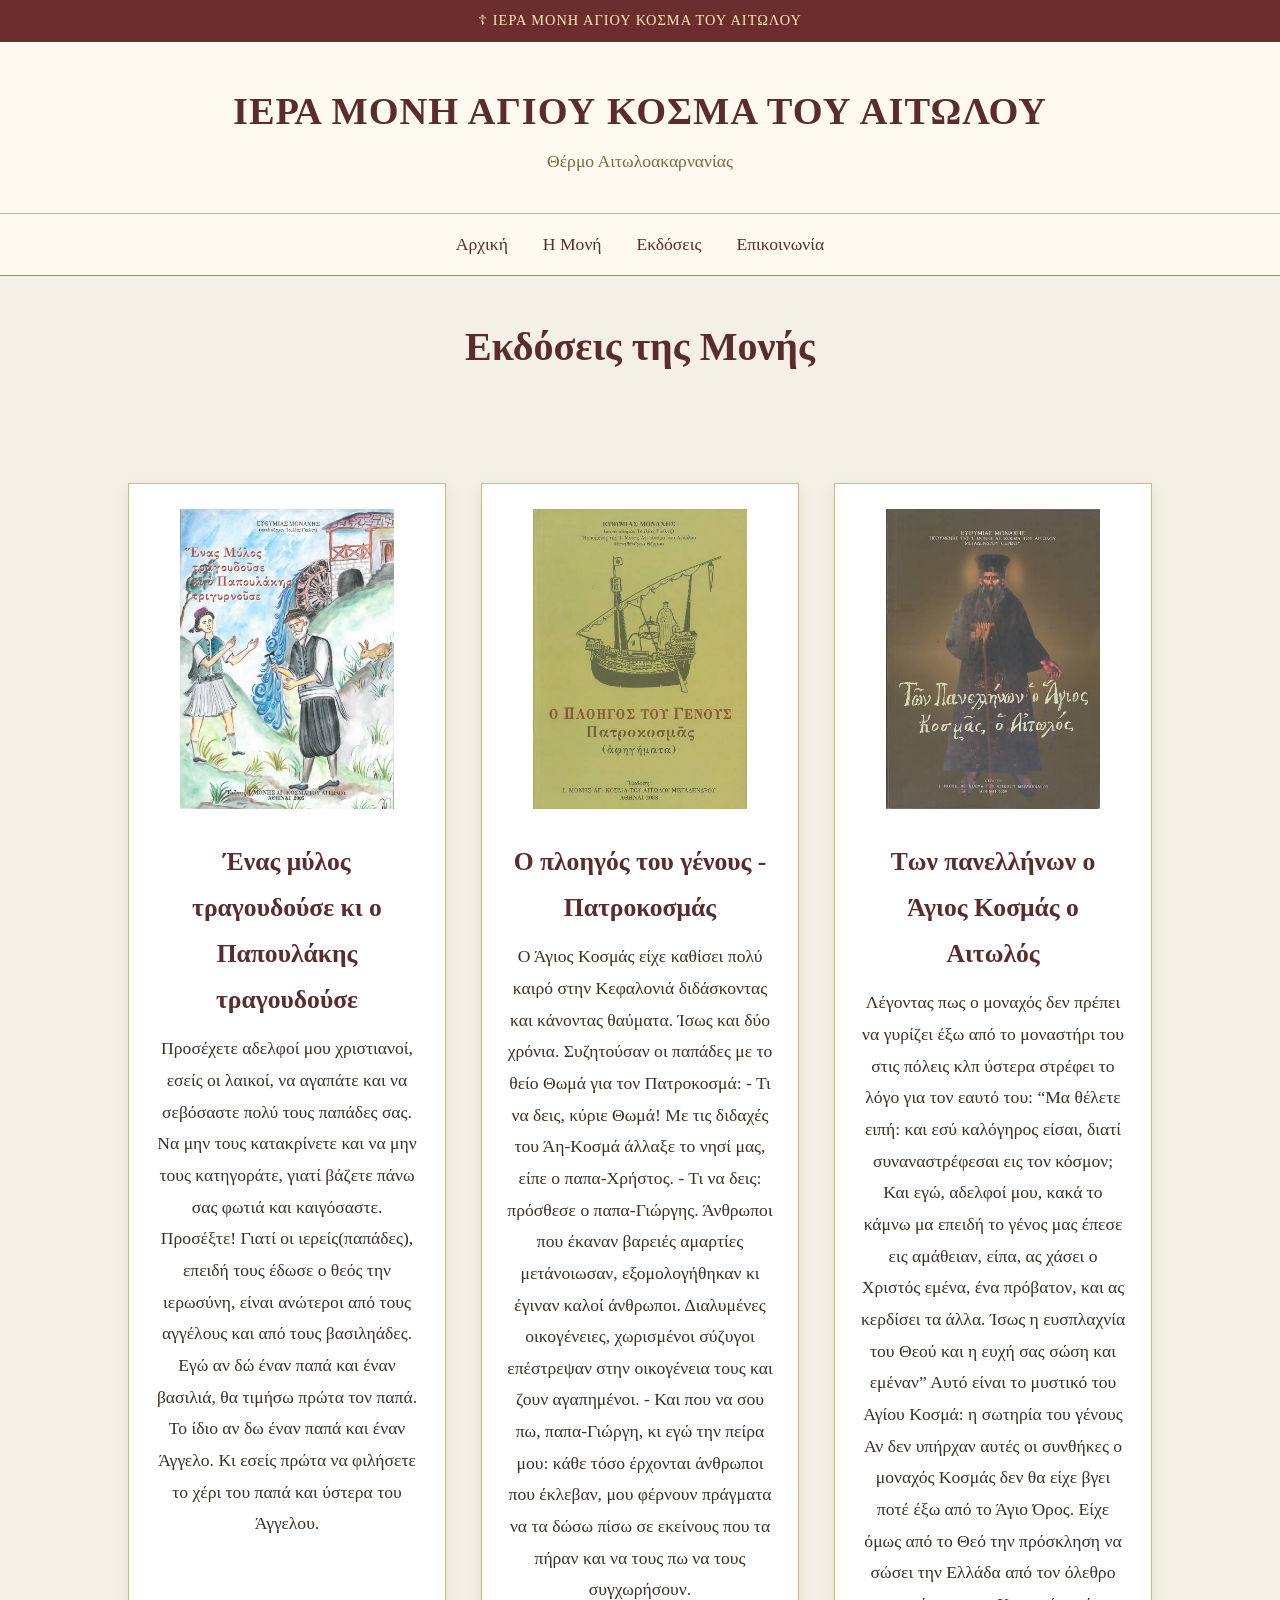
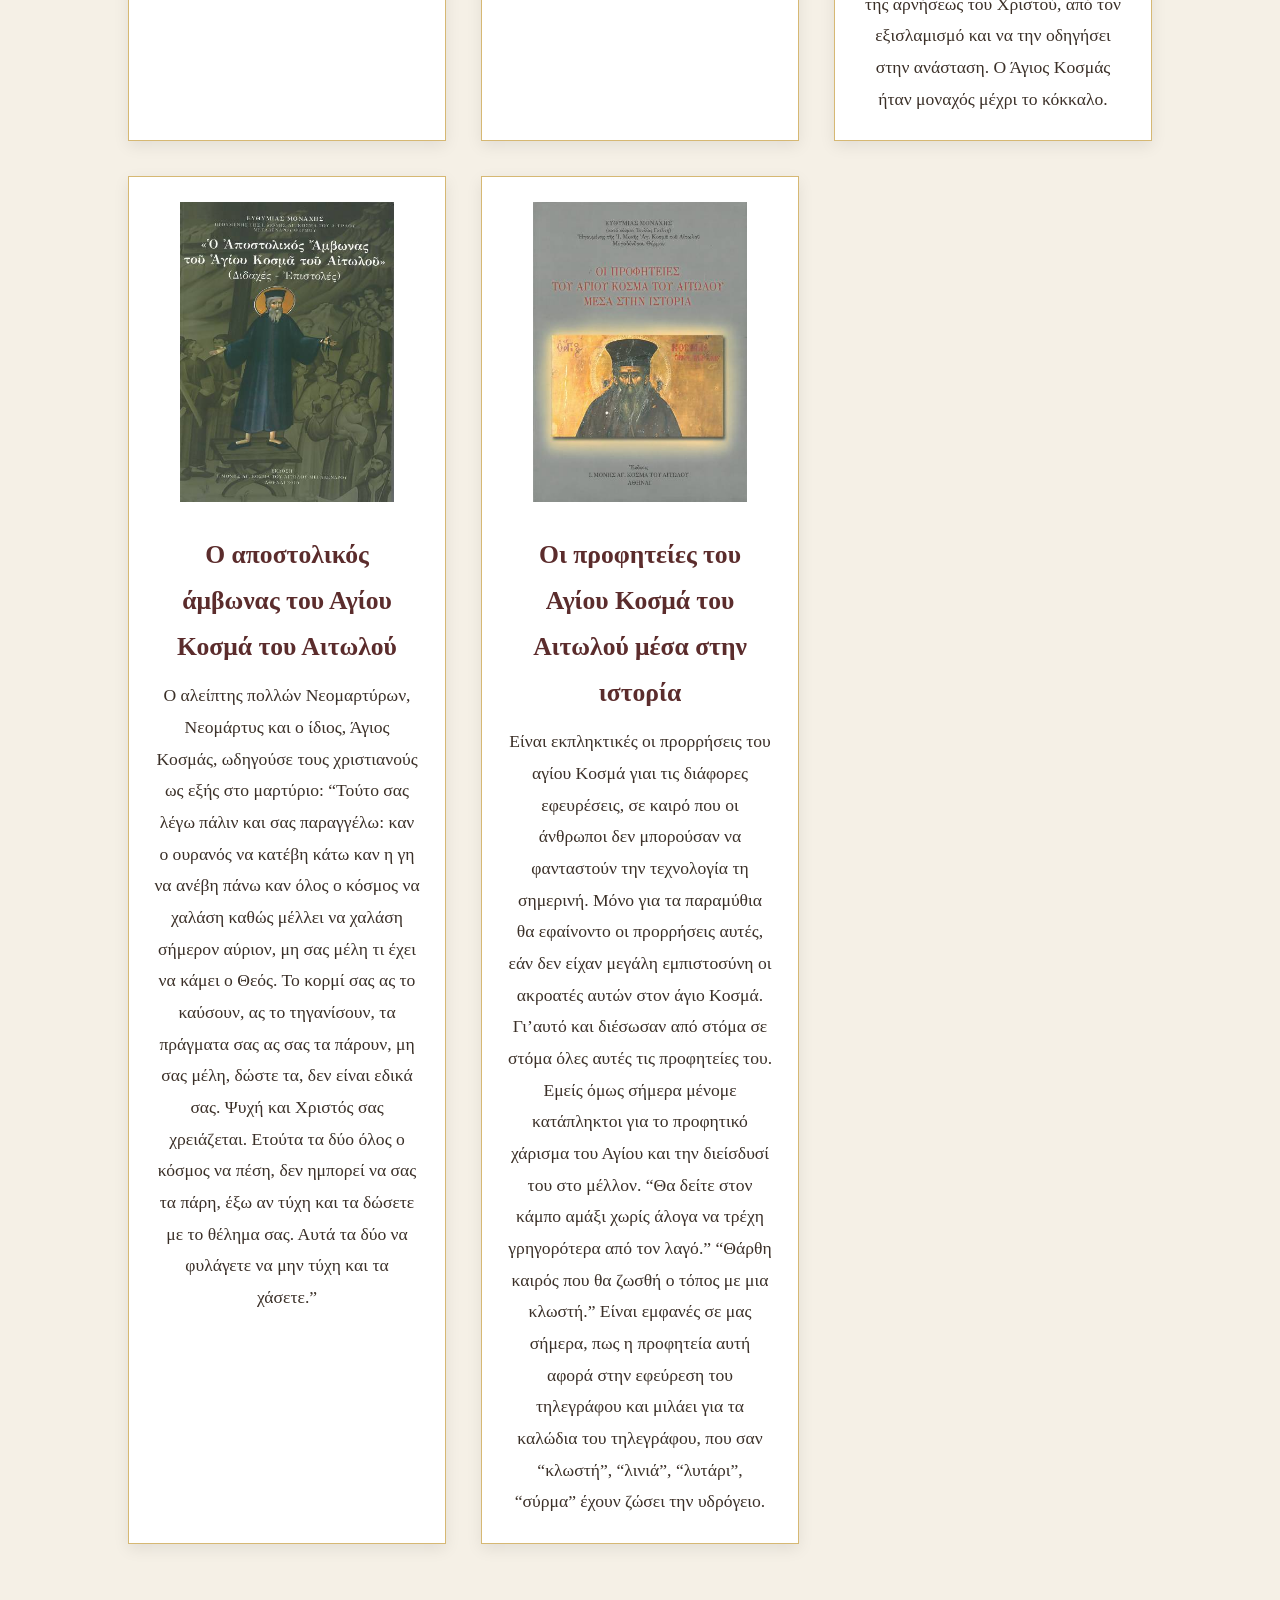
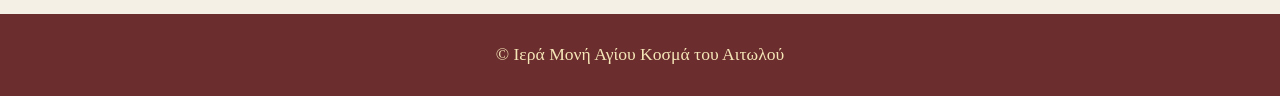
<file: books.html>
<!doctype html>
<html lang="el">
  <head>
    <meta charset="UTF-8" />
    <meta name="viewport" content="width=device-width, initial-scale=1.0" />

    <title>Εκδόσεις | Ιερά Μονή Αγίου Κοσμά</title>
    <link rel="icon" type="image/png" href="images/favicon.png" />
    <link rel="stylesheet" href="style.css" />
  </head>

  <body>
    <header>
      <div class="header-top">☦ ΙΕΡΑ ΜΟΝΗ ΑΓΙΟΥ ΚΟΣΜΑ ΤΟΥ ΑΙΤΩΛΟΥ</div>

      <div class="logo-container">
        <h1>ΙΕΡΑ ΜΟΝΗ ΑΓΙΟΥ ΚΟΣΜΑ ΤΟΥ ΑΙΤΩΛΟΥ</h1>

        <p>Θέρμο Αιτωλοακαρνανίας</p>
      </div>

      <nav>
        <a href="index.html">Αρχική</a>
        <a href="about.html">Η Μονή</a>
        <a href="books.html">Εκδόσεις</a>
        <a href="contact.html">Επικοινωνία</a>
      </nav>
    </header>

    <main>
      <section class="page-header">
        <h2>Εκδόσεις της Μονής</h2>
      </section>

      <section class="books-grid">
        <article class="book">
          <img src="images/book1.jpg" alt="Βιβλίο 1" />

          <h3>Ένας μύλος τραγουδούσε κι ο Παπουλάκης τραγουδούσε</h3>

          <p>
            Προσέχετε αδελφοί μου χριστιανοί, εσείς οι λαικοί, να αγαπάτε και να
            σεβόσαστε πολύ τους παπάδες σας. Να μην τους κατακρίνετε και να μην
            τους κατηγοράτε, γιατί βάζετε πάνω σας φωτιά και καιγόσαστε.
            Προσέξτε! Γιατί οι ιερείς(παπάδες), επειδή τους έδωσε ο θεός την
            ιερωσύνη, είναι ανώτεροι από τους αγγέλους και από τους βασιληάδες.
            Εγώ αν δώ έναν παπά και έναν βασιλιά, θα τιμήσω πρώτα τον παπά. Το
            ίδιο αν δω έναν παπά και έναν Άγγελο. Κι εσείς πρώτα να φιλήσετε το
            χέρι του παπά και ύστερα του Άγγελου.
          </p>
        </article>

        <article class="book">
          <img src="images/book2.jpg" alt="Βιβλίο 2" />

          <h3>Ο πλοηγός του γένους - Πατροκοσμάς</h3>

          <p>
            Ο Άγιος Κοσμάς είχε καθίσει πολύ καιρό στην Κεφαλονιά διδάσκοντας
            και κάνοντας θαύματα. Ίσως και δύο χρόνια. Συζητούσαν οι παπάδες με
            το θείο Θωμά για τον Πατροκοσμά: - Τι να δεις, κύριε Θωμά! Με τις
            διδαχές του Άη-Κοσμά άλλαξε το νησί μας, είπε ο παπα-Χρήστος. - Τι
            να δεις: πρόσθεσε ο παπα-Γιώργης. Άνθρωποι που έκαναν βαρειές
            αμαρτίες μετάνοιωσαν, εξομολογήθηκαν κι έγιναν καλοί άνθρωποι.
            Διαλυμένες οικογένειες, χωρισμένοι σύζυγοι επέστρεψαν στην
            οικογένεια τους και ζουν αγαπημένοι. - Και που να σου πω,
            παπα-Γιώργη, κι εγώ την πείρα μου: κάθε τόσο έρχονται άνθρωποι που
            έκλεβαν, μου φέρνουν πράγματα να τα δώσω πίσω σε εκείνους που τα
            πήραν και να τους πω να τους συγχωρήσουν.
          </p>
        </article>

        <article class="book">
          <img src="images/book3.jpg" alt="Βιβλίο 3" />

          <h3>Των πανελλήνων ο Άγιος Κοσμάς ο Αιτωλός</h3>

          <p>
            Λέγοντας πως ο μοναχός δεν πρέπει να γυρίζει έξω από το μοναστήρι
            του στις πόλεις κλπ ύστερα στρέφει το λόγο για τον εαυτό του: “Μα
            θέλετε ειπή: και εσύ καλόγηρος είσαι, διατί συναναστρέφεσαι εις τον
            κόσμον; Και εγώ, αδελφοί μου, κακά το κάμνω μα επειδή το γένος μας
            έπεσε εις αμάθειαν, είπα, ας χάσει ο Χριστός εμένα, ένα πρόβατον,
            και ας κερδίσει τα άλλα. Ίσως η ευσπλαχνία του Θεού και η ευχή σας
            σώση και εμέναν” Αυτό είναι το μυστικό του Αγίου Κοσμά: η σωτηρία
            του γένους Αν δεν υπήρχαν αυτές οι συνθήκες ο μοναχός Κοσμάς δεν θα
            είχε βγει ποτέ έξω από το Άγιο Όρος. Είχε όμως από το Θεό την
            πρόσκληση να σώσει την Ελλάδα από τον όλεθρο της αρνήσεως του
            Χριστού, από τον εξισλαμισμό και να την οδηγήσει στην ανάσταση. Ο
            Άγιος Κοσμάς ήταν μοναχός μέχρι το κόκκαλο.
          </p>
        </article>

        <article class="book">
          <img src="images/book4.jpg" alt="Βιβλίο 4" />

          <h3>Ο αποστολικός άμβωνας του Αγίου Κοσμά του Αιτωλού</h3>

          <p>
            Ο αλείπτης πολλών Νεομαρτύρων, Νεομάρτυς και ο ίδιος, Άγιος Κοσμάς,
            ωδηγούσε τους χριστιανούς ως εξής στο μαρτύριο: “Τούτο σας λέγω
            πάλιν και σας παραγγέλω: καν ο ουρανός να κατέβη κάτω καν η γη να
            ανέβη πάνω καν όλος ο κόσμος να χαλάση καθώς μέλλει να χαλάση
            σήμερον αύριον, μη σας μέλη τι έχει να κάμει ο Θεός. Το κορμί σας ας
            το καύσουν, ας το τηγανίσουν, τα πράγματα σας ας σας τα πάρουν, μη
            σας μέλη, δώστε τα, δεν είναι εδικά σας. Ψυχή και Χριστός σας
            χρειάζεται. Ετούτα τα δύο όλος ο κόσμος να πέση, δεν ημπορεί να σας
            τα πάρη, έξω αν τύχη και τα δώσετε με το θέλημα σας. Αυτά τα δύο να
            φυλάγετε να μην τύχη και τα χάσετε.”
          </p>
        </article>

        <article class="book">
          <img src="images/book5.jpg" alt="Βιβλίο 5" />

          <h3>Οι προφητείες του Αγίου Κοσμά του Αιτωλού μέσα στην ιστορία</h3>

          <p>
            Είναι εκπληκτικές οι προρρήσεις του αγίου Κοσμά γιαι τις διάφορες
            εφευρέσεις, σε καιρό που οι άνθρωποι δεν μπορούσαν να φανταστούν την
            τεχνολογία τη σημερινή. Μόνο για τα παραμύθια θα εφαίνοντο οι
            προρρήσεις αυτές, εάν δεν είχαν μεγάλη εμπιστοσύνη οι ακροατές αυτών
            στον άγιο Κοσμά. Γι’αυτό και διέσωσαν από στόμα σε στόμα όλες αυτές
            τις προφητείες του. Εμείς όμως σήμερα μένομε κατάπληκτοι για το
            προφητικό χάρισμα του Αγίου και την διείσδυσί του στο μέλλον. “Θα
            δείτε στον κάμπο αμάξι χωρίς άλογα να τρέχη γρηγορότερα από τον
            λαγό.” “Θάρθη καιρός που θα ζωσθή ο τόπος με μια κλωστή.” Είναι
            εμφανές σε μας σήμερα, πως η προφητεία αυτή αφορά στην εφεύρεση του
            τηλεγράφου και μιλάει για τα καλώδια του τηλεγράφου, που σαν
            “κλωστή”, “λινιά”, “λυτάρι”, “σύρμα” έχουν ζώσει την υδρόγειο.
          </p>
        </article>
      </section>
    </main>

    <footer>
      <p>© Ιερά Μονή Αγίου Κοσμά του Αιτωλού</p>
    </footer>
  </body>
</html>
</file>
<file: style.css>
/* =========================
   GLOBAL SETTINGS
========================= */

* {
  margin: 0;
  padding: 0;
  box-sizing: border-box;
}

html {
  scroll-behavior: smooth;
}

body {
  background: #f5f0e6;
  color: #3b3028;

  font-family: "Noto Serif Greek", serif;

  line-height: 1.8;
}

html,
body {
  height: 100%;
}

body {
  display: flex;
  flex-direction: column;
  min-height: 100vh;
}

main {
  flex: 1;
}

h1,
h2,
h3 {
  font-family: "EB Garamond", serif;

  color: #5b2c2c;

  font-weight: 600;
}

h2 {
  font-size: 2.5rem;

  text-align: center;

  margin-bottom: 30px;
}

p {
  font-size: 1.1rem;
}

/* =========================
   HEADER
========================= */

header {
  background: #fffaf0;

  border-bottom: 1px solid #b08b45;
}

.header-top {
  background: #6b2d2d;

  color: #f8e7b2;

  text-align: center;

  padding: 8px;

  font-size: 0.9rem;

  letter-spacing: 1px;
}

.logo-container {
  text-align: center;

  padding: 35px 20px;
}

.logo-container img {
  width: 90px;

  height: auto;

  margin-bottom: 15px;
}

.logo-container h1 {
  font-size: 2.4rem;

  letter-spacing: 1px;
}

.logo-container p {
  color: #80643a;

  font-size: 1.1rem;
}

/* =========================
   NAVIGATION
========================= */

nav {
  display: flex;

  justify-content: center;

  gap: 35px;

  padding: 15px;

  border-top: 1px solid #d1b16d;
}

nav a {
  text-decoration: none;

  color: #5b2c2c;

  font-size: 1.1rem;

  transition: 0.3s;
}

nav a:hover {
  color: #a67c2d;
}

/* =========================
   HERO
========================= */

.hero {
  width: 100%;
}

.hero img {
  display: block;

  width: 100%;

  height: 520px;

  object-fit: cover;
}

/* =========================
   SECTIONS
========================= */

section {
  padding: 70px 10%;
}

.divider {
  text-align: center;

  color: #b08b45;

  font-size: 2rem;

  margin-bottom: 20px;
}

.welcome {
  text-align: center;

  max-width: 900px;

  margin: auto;
}

/* =========================
   BOOKS
========================= */

.books-section {
  background: #fffaf0;
}

.books-grid {
  display: grid;

  grid-template-columns: repeat(3, 1fr);

  gap: 35px;
}

.book {
  background: #ffffff;

  border: 1px solid #d6b873;

  padding: 25px;

  text-align: center;

  box-shadow: 0 5px 15px rgba(0, 0, 0, 0.08);
}

.book img {
  width: 100%;

  height: 300px;

  object-fit: contain;

  margin-bottom: 20px;
}

.book h3 {
  font-size: 1.6rem;

  margin-bottom: 10px;
}

/* =========================
   ABOUT
========================= */

.about-content {
  display: grid;

  grid-template-columns: 1fr 1fr;

  gap: 50px;

  align-items: center;
}

.about-image img {
  width: 100%;

  border: 8px solid #fffaf0;

  box-shadow: 0 5px 20px rgba(0, 0, 0, 0.15);
}

.about-text p {
  margin-bottom: 20px;
}

.saint-section {
  background: #fffaf0;

  text-align: center;
}

/* =========================
   CONTACT
========================= */

.contact-section {
  display: grid;
  grid-template-columns: 1fr 1fr;
  gap: 50px;
  align-items: center;
}

.contact-info {
  text-align: center;
  border: 1px solid #d6b873;
  padding: 40px;
  background: #fffaf0;
}

.visiting-info {
  margin-top: 35px;
  padding-top: 25px;
  border-top: 1px solid #d6b873;
}

.visiting-info h3 {
  font-size: 1.8rem;
  margin-bottom: 15px;
}

.map-placeholder {
  height: 300px;

  background: #ddd0b5;

  display: flex;

  align-items: center;

  justify-content: center;

  border: 1px solid #b08b45;

  color: #5b2c2c;
}

/* =========================
   FOOTER
========================= */

footer {
  background: #6b2d2d;

  color: #f5e6b8;

  text-align: center;

  padding: 25px;
}

/* =========================
   MOBILE
========================= */

@media (max-width: 900px) {
  .logo-container h1 {
    font-size: 1.8rem;
  }

  nav {
    flex-direction: column;

    align-items: center;

    gap: 10px;
  }

  .hero img {
    height: 300px;
  }

  section {
    padding: 45px 5%;
  }

  .books-grid {
    grid-template-columns: 1fr;
  }

  .about-content {
    grid-template-columns: 1fr;
  }

  .contact-section {
    grid-template-columns: 1fr;
  }
}
/* Page title sections */
.page-header {
  padding: 35px 10% 20px;
  text-align: center;
}

.page-header h2 {
  margin-bottom: 10px;
}

.page-header .divider {
  margin-bottom: 0;
}

/* Reduce spacing after page headers */
.books-grid-page,
.about-content,
.contact-section {
  padding-top: 20px;
}

.map {
  border: 8px solid #fffaf0;
  box-shadow: 0 5px 15px rgba(0, 0, 0, 0.15);
}
.map iframe {
  width: 100%;
  height: 400px;
  border: 1px solid #b08b45;
}
.external-link {
  text-align: center;

  background: #fffaf0;

  border-top: 1px solid #d6b873;
  border-bottom: 1px solid #d6b873;
}

.traditional-button {
  display: inline-block;

  margin-top: 20px;

  padding: 12px 35px;

  background: #6b2d2d;

  color: #f5e6b8;

  text-decoration: none;

  font-family: "EB Garamond", serif;

  font-size: 1.2rem;

  border: 1px solid #b08b45;

  transition: 0.3s;
}

.traditional-button:hover {
  background: #8a4646;

  color: white;
}
.visiting-info {
  text-align: center;
  max-width: 1100px;
  margin: 0 auto;
}
.visiting-info p {
  max-width: 700px;
  margin: 0 auto;
}
</file>
